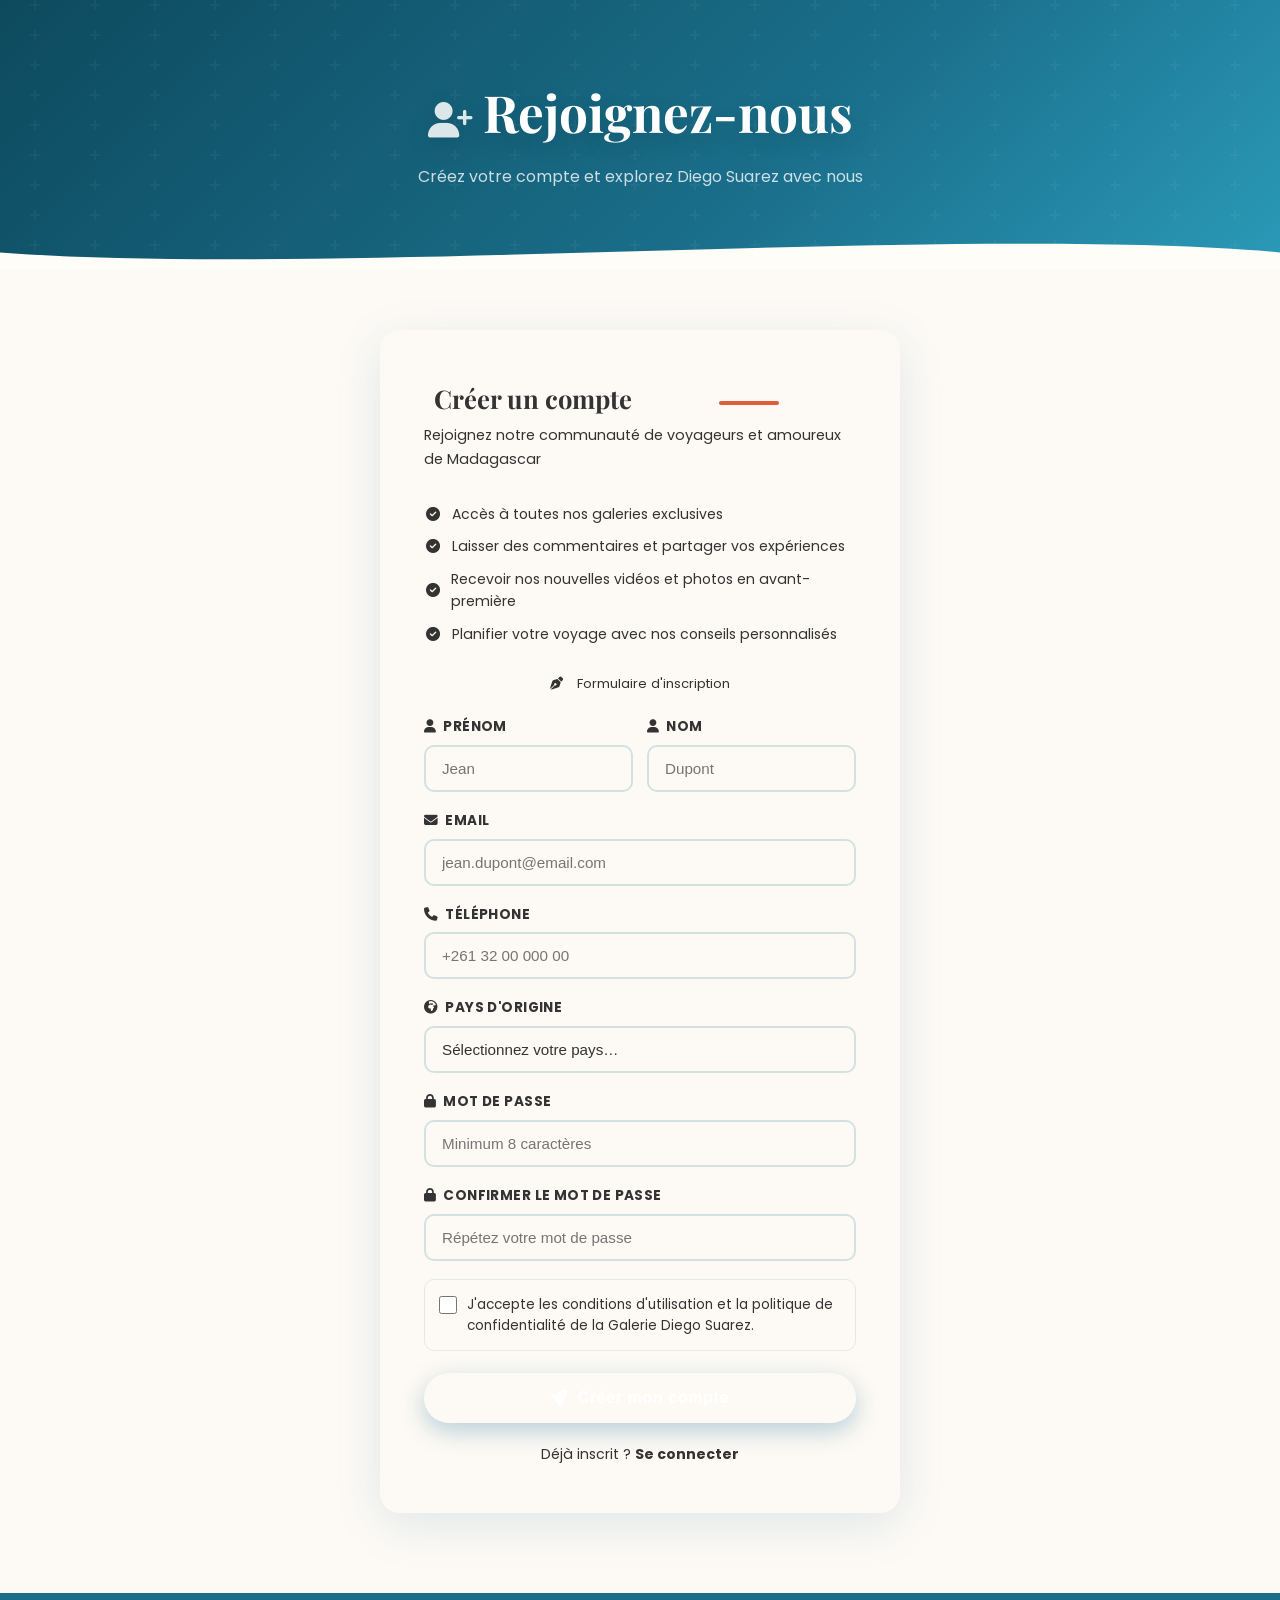
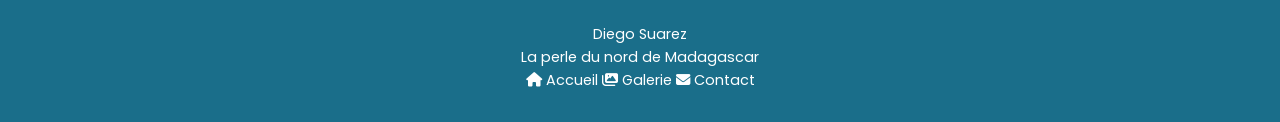
<file: 2-insciption.html>
<!DOCTYPE html>
<html lang="fr">
<head>
  <meta charset="UTF-8">
  <meta name="viewport" content="width=device-width, initial-scale=1.0">
  <title>Inscription — Diego Suarez</title>
  <link rel="stylesheet" href="style.css">
  <link rel="stylesheet" href="https://cdnjs.cloudflare.com/ajax/libs/font-awesome/6.5.1/css/all.min.css">
  <style>
    .inscription-wrap {
      min-height: 100vh;
      display: flex;
      flex-direction: column;
    }
    .insc-hero {
      background: linear-gradient(135deg, #0d4a5e 0%, #1a6e8a 60%, #2a9ab8 100%);
      padding: 72px 24px 80px;
      text-align: center;
      position: relative;
      overflow: hidden;
    }
    .insc-hero::before {
      content: '';
      position: absolute;
      inset: 0;
      background: url("data:image/svg+xml,%3Csvg width='60' height='60' viewBox='0 0 60 60' xmlns='http://www.w3.org/2000/svg'%3E%3Cg fill='none'%3E%3Cg fill='%23ffffff' fill-opacity='0.04'%3E%3Cpath d='M36 34v-4h-2v4h-4v2h4v4h2v-4h4v-2h-4zm0-30V0h-2v4h-4v2h4v4h2V6h4V4h-4z'/%3E%3C/g%3E%3C/g%3E%3C/svg%3E");
    }
    .insc-hero h1 {
      font-family: 'Playfair Display', serif;
      font-size: clamp(2rem, 5vw, 3.2rem);
      color: #fff;
      margin-bottom: 10px;
      position: relative;
    }
    .insc-hero p {
      color: rgba(255,255,255,0.78);
      font-size: 1rem;
      position: relative;
    }
    .insc-hero .wave {
      position: absolute;
      bottom: -2px; left: 0; right: 0;
    }
    .insc-body {
      flex: 1;
      display: flex;
      align-items: flex-start;
      justify-content: center;
      padding: 60px 24px 80px;
      background: var(--white);
    }
    .insc-card {
      background: var(--white);
      border-radius: 20px;
      box-shadow: 0 12px 48px rgba(26,110,138,0.13);
      border: 1.5px solid var(--sand);
      padding: 48px 44px;
      width: 100%;
      max-width: 520px;
    }
    .insc-card h2 {
      font-family: 'Playfair Display', serif;
      font-size: 1.6rem;
      color: var(--ocean);
      margin-bottom: 6px;
      display: flex;
      align-items: center;
      gap: 10px;
    }
    .insc-card .sub {
      color: var(--text-soft);
      font-size: 0.9rem;
      margin-bottom: 32px;
    }
    .form-field {
      margin-bottom: 18px;
    }
    .form-field label {
      display: flex;
      align-items: center;
      gap: 7px;
      font-size: 0.85rem;
      font-weight: 700;
      color: var(--ocean);
      margin-bottom: 7px;
      letter-spacing: 0.03em;
      text-transform: uppercase;
    }
    .form-field input,
    .form-field select,
    .form-field textarea {
      width: 100%;
      padding: 13px 16px;
      border: 2px solid rgba(26,110,138,0.18);
      border-radius: 10px;
      font-family: 'Nunito', sans-serif;
      font-size: 0.95rem;
      background: var(--white);
      color: var(--text);
      transition: border-color 0.3s, box-shadow 0.3s;
      appearance: none;
    }
    .form-field input:focus,
    .form-field select:focus,
    .form-field textarea:focus {
      outline: none;
      border-color: var(--ocean);
      box-shadow: 0 0 0 4px rgba(26,110,138,0.1);
    }
    .form-field textarea { min-height: 90px; resize: vertical; }
    .form-row-2 {
      display: grid;
      grid-template-columns: 1fr 1fr;
      gap: 14px;
    }
    .divider {
      display: flex;
      align-items: center;
      gap: 14px;
      margin: 22px 0;
      color: var(--text-soft);
      font-size: 0.82rem;
    }
    .divider::before, .divider::after {
      content: '';
      flex: 1;
      height: 1px;
      background: var(--sand);
    }
    .checkbox-group {
      display: flex;
      align-items: flex-start;
      gap: 10px;
      background: var(--ocean-pale);
      border-radius: 10px;
      padding: 14px;
      border: 1px solid rgba(26,110,138,0.12);
      margin-bottom: 22px;
    }
    .checkbox-group input[type="checkbox"] {
      width: 18px; height: 18px;
      margin-top: 2px;
      flex-shrink: 0;
      accent-color: var(--ocean);
      cursor: pointer;
    }
    .checkbox-group label {
      font-size: 0.85rem;
      color: var(--text-soft);
      cursor: pointer;
      line-height: 1.55;
    }
    .checkbox-group label a { color: var(--ocean); }
    .btn-inscription {
      width: 100%;
      display: flex;
      align-items: center;
      justify-content: center;
      gap: 10px;
      background: linear-gradient(135deg, var(--ocean), var(--ocean-light));
      color: #fff;
      border: none;
      font-family: 'Nunito', sans-serif;
      font-weight: 700;
      font-size: 1rem;
      padding: 16px;
      border-radius: 50px;
      cursor: pointer;
      transition: transform 0.3s, box-shadow 0.3s;
      box-shadow: 0 8px 24px rgba(26,110,138,0.3);
      letter-spacing: 0.04em;
    }
    .btn-inscription:hover {
      transform: translateY(-2px);
      box-shadow: 0 14px 36px rgba(26,110,138,0.42);
    }
    .login-link {
      text-align: center;
      margin-top: 20px;
      font-size: 0.88rem;
      color: var(--text-soft);
    }
    .login-link a { color: var(--ocean); font-weight: 700; text-decoration: none; }
    .benefits {
      display: flex;
      flex-direction: column;
      gap: 10px;
      margin-bottom: 28px;
    }
    .benefit-item {
      display: flex;
      align-items: center;
      gap: 10px;
      font-size: 0.88rem;
      color: var(--text-soft);
    }
    .benefit-item i {
      color: var(--green);
      width: 18px;
      text-align: center;
    }
    /* Succès */
    .success-msg {
      display: none;
      text-align: center;
      padding: 32px;
    }
    .success-msg i {
      font-size: 3.5rem;
      color: var(--green);
      display: block;
      margin-bottom: 16px;
      animation: bounceIn 0.6s cubic-bezier(0.34,1.56,0.64,1);
    }
    .success-msg h3 {
      font-family: 'Playfair Display', serif;
      font-size: 1.5rem;
      color: var(--ocean);
      margin-bottom: 8px;
    }
    @keyframes bounceIn {
      from { transform: scale(0.4); opacity: 0; }
      to   { transform: scale(1);   opacity: 1; }
    }
    @media(max-width:520px) {
      .insc-card { padding: 28px 20px; }
      .form-row-2 { grid-template-columns: 1fr; }
    }
  </style>
</head>
<body class="inscription-wrap">

<!-- Hero -->
<div class="insc-hero">
  <h1><i class="fa-solid fa-user-plus" style="font-size:0.7em;margin-right:10px;opacity:0.85;"></i>Rejoignez-nous</h1>
  <p>Créez votre compte et explorez Diego Suarez avec nous</p>
  <svg class="wave" viewBox="0 0 1440 54" xmlns="http://www.w3.org/2000/svg" preserveAspectRatio="none">
    <path d="M0,32 C360,60 1080,0 1440,32 L1440,54 L0,54 Z" fill="#fffdf8"/>
  </svg>
</div>

<!-- Corps -->
<div class="insc-body">
  <div class="insc-card">

    <!-- Avantages -->
    <h2><i class="fa-solid fa-sparkles"></i> Créer un compte</h2>
    <p class="sub">Rejoignez notre communauté de voyageurs et amoureux de Madagascar</p>

    <div class="benefits">
      <div class="benefit-item"><i class="fa-solid fa-check-circle"></i> Accès à toutes nos galeries exclusives</div>
      <div class="benefit-item"><i class="fa-solid fa-check-circle"></i> Laisser des commentaires et partager vos expériences</div>
      <div class="benefit-item"><i class="fa-solid fa-check-circle"></i> Recevoir nos nouvelles vidéos et photos en avant-première</div>
      <div class="benefit-item"><i class="fa-solid fa-check-circle"></i> Planifier votre voyage avec nos conseils personnalisés</div>
    </div>

    <div class="divider"><i class="fa-solid fa-pen-nib"></i> Formulaire d'inscription</div>

    <!-- Formulaire -->
    <form id="inscriptionForm">

      <div class="form-row-2">
        <div class="form-field">
          <label><i class="fa-solid fa-user"></i> Prénom</label>
          <input type="text" placeholder="Jean" required>
        </div>
        <div class="form-field">
          <label><i class="fa-solid fa-user"></i> Nom</label>
          <input type="text" placeholder="Dupont" required>
        </div>
      </div>

      <div class="form-field">
        <label><i class="fa-solid fa-envelope"></i> Email</label>
        <input type="email" placeholder="jean.dupont@email.com" required>
      </div>

      <div class="form-field">
        <label><i class="fa-solid fa-phone"></i> Téléphone</label>
        <input type="tel" placeholder="+261 32 00 000 00">
      </div>

      <div class="form-field">
        <label><i class="fa-solid fa-earth-africa"></i> Pays d'origine</label>
        <select>
          <option value="">Sélectionnez votre pays…</option>
          <option value="mg">🇲🇬 Madagascar</option>
          <option value="fr">🇫🇷 France</option>
          <option value="re">🇷🇪 La Réunion</option>
          <option value="mu">🇲🇺 Maurice</option>
          <option value="ch">🇨🇭 Suisse</option>
          <option value="be">🇧🇪 Belgique</option>
          <option value="other">🌍 Autre</option>
        </select>
      </div>

      <div class="form-field">
        <label><i class="fa-solid fa-lock"></i> Mot de passe</label>
        <input type="password" placeholder="Minimum 8 caractères" required minlength="8">
      </div>

      <div class="form-field">
        <label><i class="fa-solid fa-lock"></i> Confirmer le mot de passe</label>
        <input type="password" placeholder="Répétez votre mot de passe" required minlength="8" id="confirmPwd">
      </div>

      <div class="checkbox-group">
        <input type="checkbox" id="cgv" required>
        <label for="cgv">
          J'accepte les <a href="#">conditions d'utilisation</a> et la
          <a href="#">politique de confidentialité</a> de la Galerie Diego Suarez.
        </label>
      </div>

      <button type="submit" class="btn-inscription">
        <i class="fa-solid fa-rocket"></i> Créer mon compte
      </button>

      <div class="login-link">
        Déjà inscrit ? <a href="#">Se connecter</a>
      </div>

    </form>

    <!-- Message succès -->
    <div class="success-msg" id="successMsg">
      <i class="fa-solid fa-circle-check"></i>
      <h3>Bienvenue à Diego Suarez !</h3>
      <p style="color:var(--text-soft);font-size:0.92rem;margin-bottom:24px;">
        Votre compte a été créé avec succès. Explorez maintenant toutes nos galeries !
      </p>
      <a href="1-index.html" class="btn-cta">
        <i class="fa-solid fa-compass"></i> Commencer l'exploration
      </a>
    </div>

  </div>
</div>

<!-- Footer -->
<footer class="footer">
  <div class="footer-logo">Diego Suarez</div>
  <p>La perle du nord de Madagascar</p>
  <div class="footer-links">
    <a href="index.html"><i class="fa-solid fa-house"></i> Accueil</a>
    <a href="index.html#galerie"><i class="fa-solid fa-images"></i> Galerie</a>
    <a href="index.html#contact"><i class="fa-solid fa-envelope"></i> Contact</a>
  </div>
</footer>

<script>
document.getElementById('inscriptionForm').addEventListener('submit', function(e) {
  e.preventDefault();
  const pwd = this.querySelector('input[type="password"]').value;
  const confirm = document.getElementById('confirmPwd').value;
  if (pwd !== confirm) {
    document.getElementById('confirmPwd').style.borderColor = 'var(--coral)';
    document.getElementById('confirmPwd').style.boxShadow = '0 0 0 4px rgba(224,92,58,0.12)';
    document.getElementById('confirmPwd').placeholder = '⚠️ Les mots de passe ne correspondent pas';
    return;
  }
  this.style.display = 'none';
  const msg = document.getElementById('successMsg');
  msg.style.display = 'block';
  msg.scrollIntoView({ behavior: 'smooth', block: 'center' });
});

// Scroll animation entrée card
window.addEventListener('load', () => {
  const card = document.querySelector('.insc-card');
  card.style.opacity = '0';
  card.style.transform = 'translateY(32px)';
  card.style.transition = 'opacity 0.6s ease, transform 0.6s ease';
  setTimeout(() => {
    card.style.opacity = '1';
    card.style.transform = 'translateY(0)';
  }, 100);
});
</script>
</body>
</html>
</file>
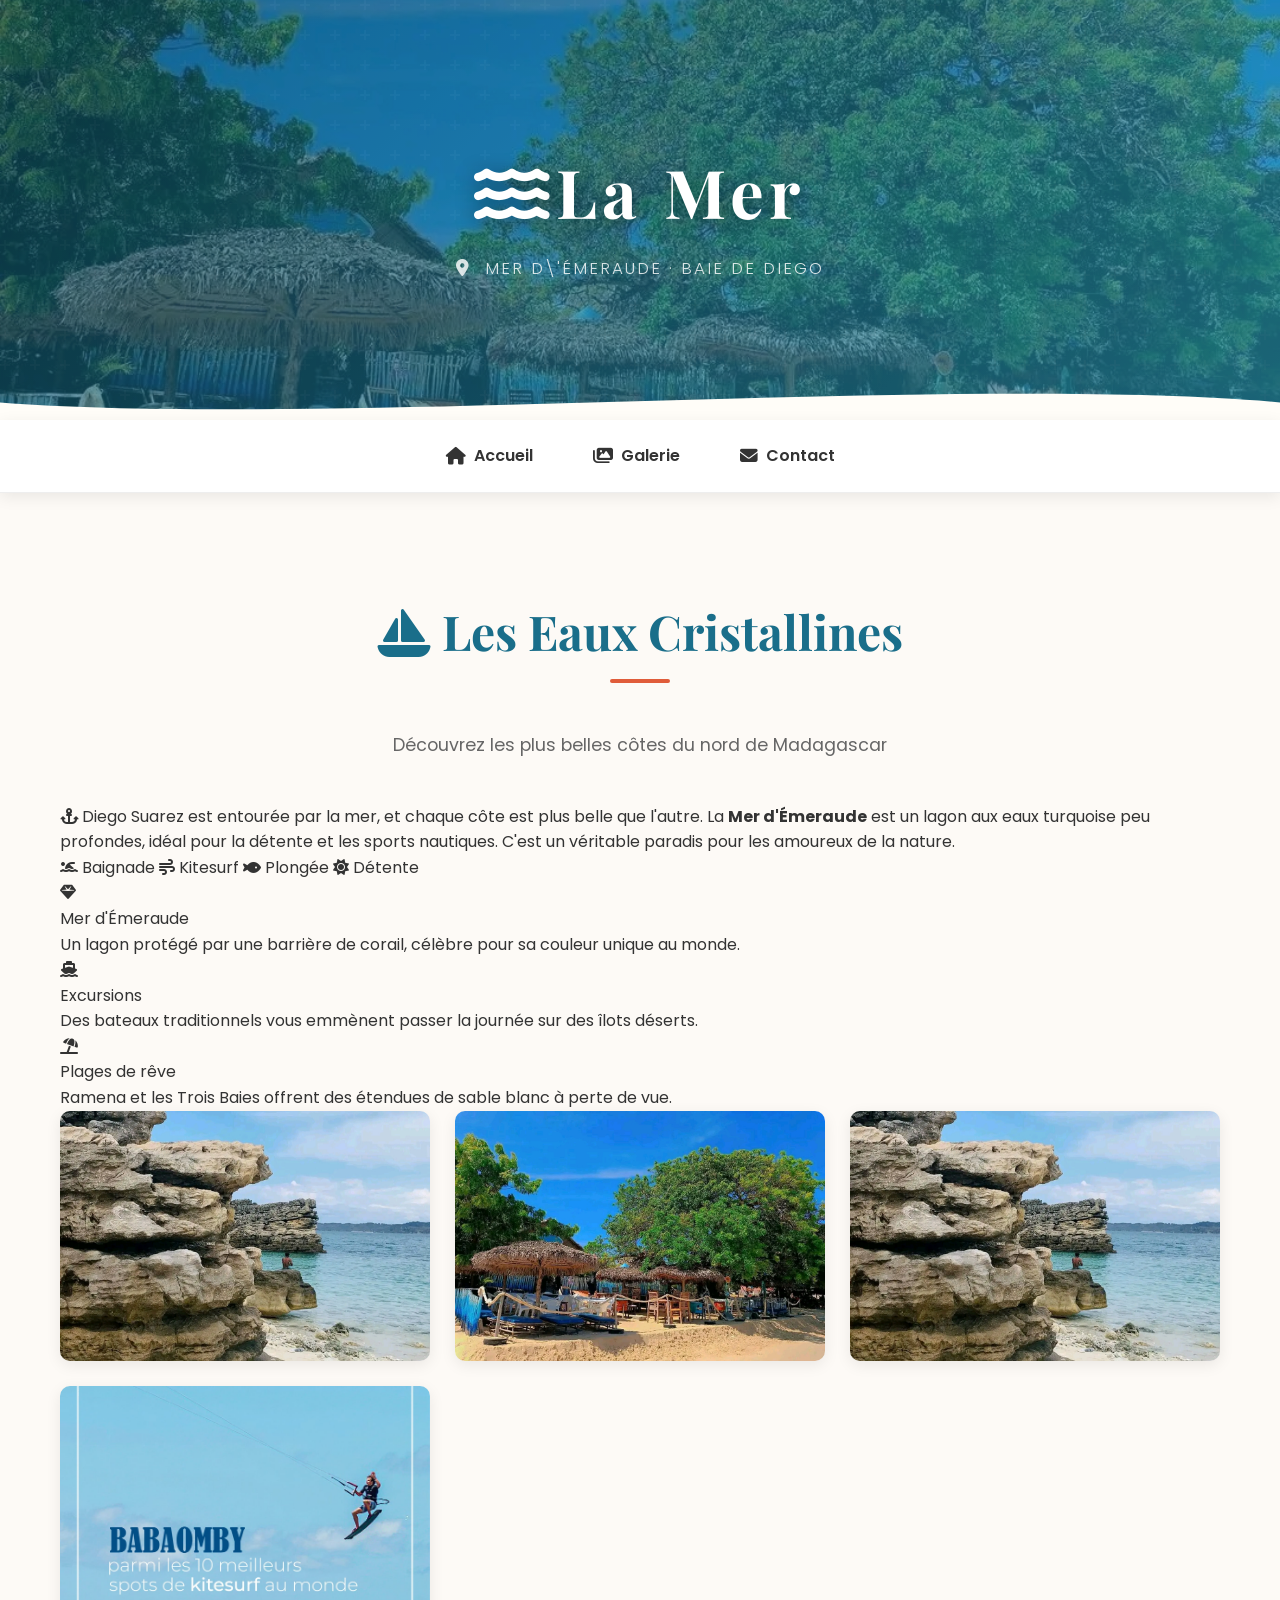
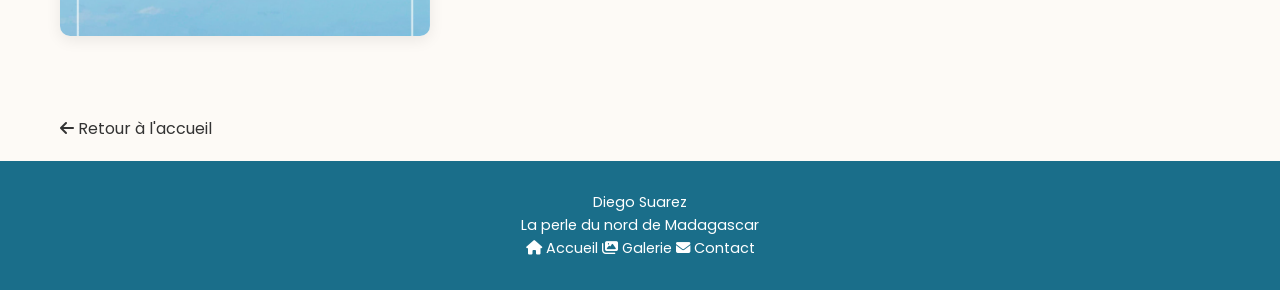
<file: G-mer.html>
<!DOCTYPE html>
<html lang="fr">
<head>
  <meta charset="UTF-8">
  <meta name="viewport" content="width=device-width, initial-scale=1.0">
  <title>La Mer — Diego Suarez</title>
  <link rel="stylesheet" href="style.css">
  <link rel="icon" href="photo/logo.png" type="image/png">
  <link rel="stylesheet" href="https://cdnjs.cloudflare.com/ajax/libs/font-awesome/6.5.1/css/all.min.css">
</head>
<body>

<header class="header-page-mer">
  <div class="header-bg" style="background-image: url('photo/Mer/ramena.jpg');"></div>
  <!-- <div class="header-overlay"></div> -->
  <div class="header-content">
    <h1><i class="fa-solid fa-water"></i>La Mer</h1>
    <p class="header-sub"><i class="fa-solid fa-location-dot"></i>&nbsp; Mer d\'Émeraude · Baie de Diego</p>
  </div>
  <svg class="wave" viewBox="0 0 1440 54" xmlns="http://www.w3.org/2000/svg" preserveAspectRatio="none">
    <path d="M0,32 C360,60 1080,0 1440,32 L1440,54 L0,54 Z" fill="#fffdf8"/>
  </svg>
</header>

<nav class="navbar">
  <a href="index.html"><i class="fa-solid fa-house"></i> Accueil</a>
  <a href="index.html#galerie"><i class="fa-solid fa-images"></i> Galerie</a>
  <a href="index.html#contact"><i class="fa-solid fa-envelope"></i> Contact</a>
</nav>

<main class="container">
  <section>
    <h2><i class="fa-solid fa-sailboat"></i> Les Eaux Cristallines</h2>
    <p class="section-subtitle">Découvrez les plus belles côtes du nord de Madagascar</p>

    <div class="info-box-ocean">
      <p>
        <i class="fa-solid fa-anchor"></i>
        Diego Suarez est entourée par la mer, et chaque côte est plus belle que l'autre.
         La <strong>Mer d'Émeraude</strong> est un lagon aux eaux turquoise peu profondes,
          idéal pour la détente et les sports nautiques. C'est un véritable paradis pour les amoureux de la nature.
      </p>
      <div class="badge-container">
        <span class="badge badge-ocean"><i class="fa-solid fa-swimmer"></i> Baignade</span>
        <span class="badge badge-ocean"><i class="fa-solid fa-wind"></i> Kitesurf</span>
        <span class="badge badge-ocean"><i class="fa-solid fa-fish"></i> Plongée</span>
        <span class="badge badge-ocean"><i class="fa-solid fa-sun"></i> Détente</span>
      </div>
    </div>

    <div class="fact-grid">
      <div class="fact-card card-ocean">
        <i class="fa-solid fa-gem"></i>
        <div class="fact-title">Mer d'Émeraude</div>
        <p>Un lagon protégé par une barrière de corail, célèbre pour sa couleur unique au monde.</p>
      </div>
      <div class="fact-card card-ocean">
        <i class="fa-solid fa-ship"></i>
        <div class="fact-title">Excursions</div>
        <p>Des bateaux traditionnels vous emmènent passer la journée sur des îlots déserts.</p>
      </div>
      <div class="fact-card card-ocean">
        <i class="fa-solid fa-umbrella-beach"></i>
        <div class="fact-title">Plages de rêve</div>
        <p>Ramena et les Trois Baies offrent des étendues de sable blanc à perte de vue.</p>
      </div>
    </div>

    <div class="gallery-grid">
      <div class="gallery-item" data-type="image" data-full-src="photo/Mer/baie-de-Sakalava.jpg">
        <img src="photo/Mer/baie-de-Sakalava.jpg" alt="Mer d\'Émeraude">
        <div class="item-overlay"><span><i class="fa-solid fa-expand"></i> Mer d'Émeraude</span></div>
      </div>
      <div class="gallery-item" data-type="image" data-full-src="photo/Mer/ramena.jpg">
        <img src="photo/Mer/ramena.jpg" alt="Plage de Ramena">
        <div class="item-overlay"><span><i class="fa-solid fa-expand"></i> Plage de Ramena</span></div>
      </div>
      <div class="gallery-item" data-type="image" data-full-src="photo/Mer/baie-de-Sakalava.jpg">
        <img src="photo/Mer/baie-de-Sakalava.jpg" alt="Baie de Diego">
        <div class="item-overlay"><span><i class="fa-solid fa-expand"></i> Baie de Diego</span></div>
      </div>
      <div class="gallery-item" data-type="image" data-full-src="photo/Mer/kitesurf.jpg">
        <img src="photo/Mer/kitesurf.jpg" alt="Kitesurf à Diego">
        <div class="item-overlay"><span><i class="fa-solid fa-expand"></i> Kitesurf</span></div>
      </div>
    </div>
  </section>

  <a href="index.html" class="back-btn"><i class="fa-solid fa-arrow-left"></i> Retour à l'accueil</a>
</main>

<footer class="footer">
  <div class="footer-logo">Diego Suarez</div>
  <p>La perle du nord de Madagascar</p>
  <div class="footer-links">
    <a href="index.html"><i class="fa-solid fa-house"></i> Accueil</a>
    <a href="index.html#galerie"><i class="fa-solid fa-images"></i> Galerie</a>
    <a href="index.html#contact"><i class="fa-solid fa-envelope"></i> Contact</a>
  </div>
</footer>

<!-- <div id="lightbox" class="lightbox">
  <button class="lb-close" id="closeButton"><i class="fa-solid fa-xmark"></i></button>
  <button class="lb-nav lb-prev" id="lbPrev"><i class="fa-solid fa-chevron-left"></i></button>
  <button class="lb-nav lb-next" id="lbNext"><i class="fa-solid fa-chevron-right"></i></button>
  <div class="lightbox-inner-content">
    <img class="lightbox-content" id="lbMainImg" src="" alt="">
    <div id="lbCounter"></div>
    <div id="lbThumbs" class="lb-thumbs"></div>
  </div>
</div> -->

<script src="script.js"></script>
</body>
</html>
</file>
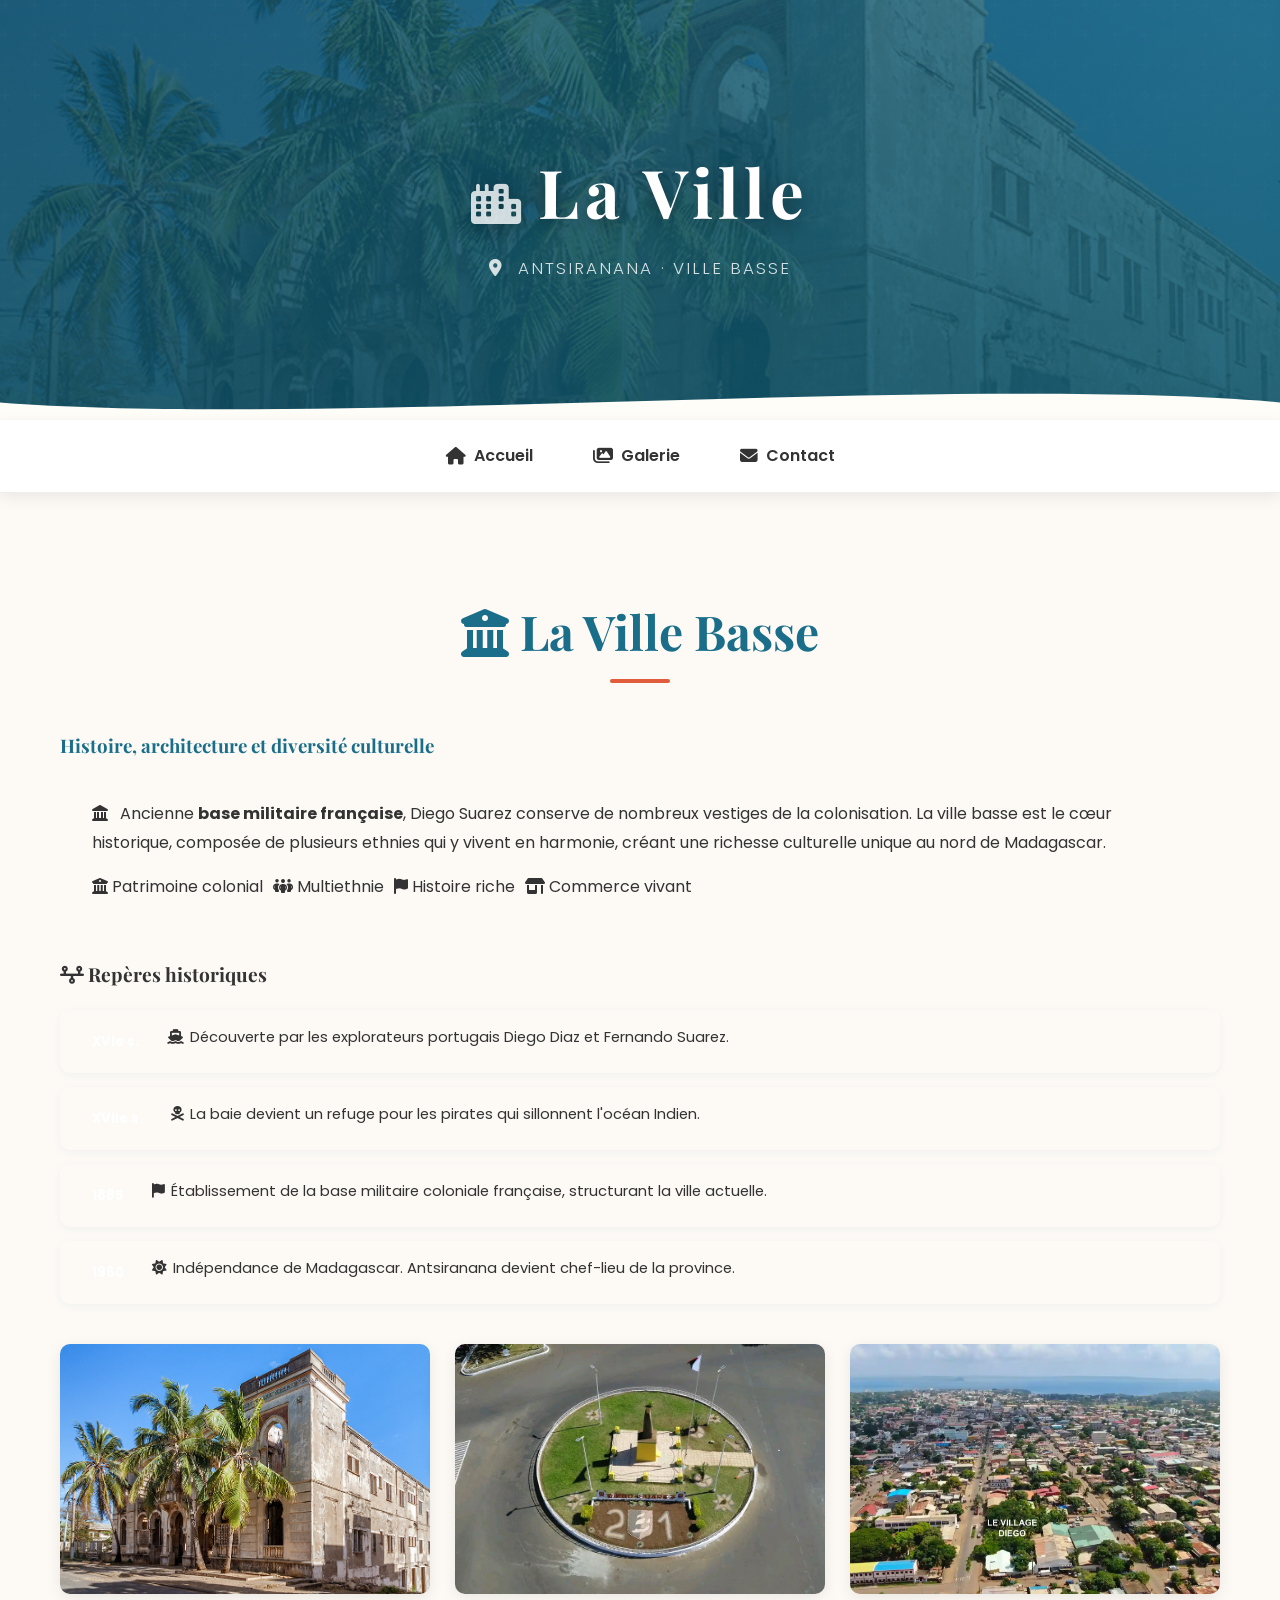
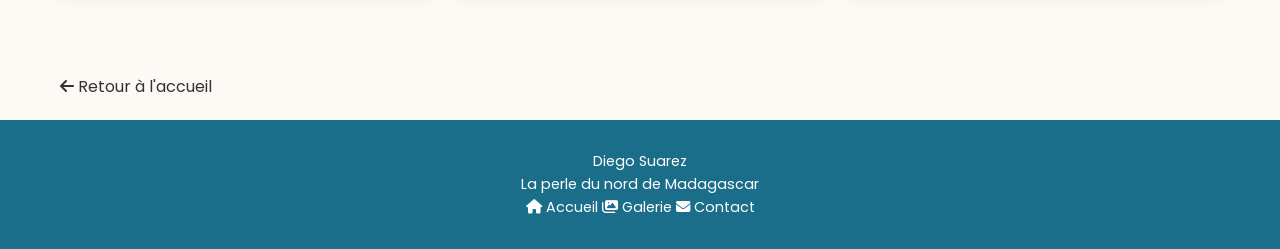
<file: G-Ville basse.html>
<!DOCTYPE html>
<html lang="fr">
<head>
  <meta charset="UTF-8">
  <meta name="viewport" content="width=device-width, initial-scale=1.0">
  <title>La Ville — Diego Suarez</title>
  <link rel="stylesheet" href="style.css">
  <link rel="icon" href="photo/logo.png" type="image/png">
  <link rel="stylesheet" href="https://cdnjs.cloudflare.com/ajax/libs/font-awesome/6.5.1/css/all.min.css">
</head>
<body>

<header>
  <div class="header-bg" style="background-image: url('photo/Ville/1-Hotel-de-la-Marine.jpg');"></div>
  <div class="header-overlay"></div>
  <div class="header-content">
    <h1><i class="fa-solid fa-city" style="font-size:0.6em;opacity:0.8;margin-right:12px;"></i>La Ville</h1>
    <p class="header-sub"><i class="fa-solid fa-location-dot"></i>&nbsp; Antsiranana · Ville Basse</p>
  </div>
  <svg class="wave" viewBox="0 0 1440 54" xmlns="http://www.w3.org/2000/svg" preserveAspectRatio="none">
    <path d="M0,32 C360,60 1080,0 1440,32 L1440,54 L0,54 Z" fill="#fffdf8"/>
  </svg>
</header>

<nav class="navbar">
  <a href="index.html"><i class="fa-solid fa-house"></i> Accueil</a>
  <a href="index.html#galerie"><i class="fa-solid fa-images"></i> Galerie</a>
  <a href="index.html#contact"><i class="fa-solid fa-envelope"></i> Contact</a>
</nav>

<main class="container">
  <section>
    <h2><i class="fa-solid fa-building-columns"></i> La Ville Basse</h2>
    <h3>Histoire, architecture et diversité culturelle</h3>

    <div style="background:linear-gradient(135deg,var(--ocean-pale),#d8f0f7);border-radius:var(--radius);padding:28px 32px;margin-bottom:32px;border-left:5px solid var(--ocean);">
      <p style="color:var(--text);font-size:1rem;line-height:1.85;">
        <i class="fa-solid fa-landmark" style="color:var(--ocean);margin-right:8px;"></i>
        Ancienne <strong>base militaire française</strong>, Diego Suarez conserve de nombreux vestiges de la colonisation.
        La ville basse est le cœur historique, composée de plusieurs ethnies qui y vivent en harmonie,
        créant une richesse culturelle unique au nord de Madagascar.
      </p>
      <div style="display:flex;flex-wrap:wrap;gap:10px;margin-top:16px;">
        <span class="badge"><i class="fa-solid fa-building-columns"></i> Patrimoine colonial</span>
        <span class="badge"><i class="fa-solid fa-people-group"></i> Multiethnie</span>
        <span class="badge"><i class="fa-solid fa-flag"></i> Histoire riche</span>
        <span class="badge"><i class="fa-solid fa-shop"></i> Commerce vivant</span>
      </div>
    </div>

    <!-- Timeline histoire -->
    <div style="margin-bottom:40px;">
      <h3 style="font-family:'Playfair Display',serif;color:var(--ocean);font-size:1.2rem;margin-bottom:20px;padding-left:0;">
        <i class="fa-solid fa-timeline"></i> Repères historiques
      </h3>
      <div style="display:flex;flex-direction:column;gap:14px;">
        <div style="display:flex;gap:16px;align-items:flex-start;background:var(--white);border-radius:10px;padding:16px 20px;border:1.5px solid var(--sand);box-shadow:0 2px 8px rgba(26,110,138,0.06);">
          <span style="background:var(--ocean);color:#fff;font-weight:700;font-size:0.82rem;padding:5px 12px;border-radius:50px;white-space:nowrap;flex-shrink:0;">XVIe s.</span>
          <p style="font-size:0.92rem;color:var(--text-soft);margin:0;"><i class="fa-solid fa-ship" style="color:var(--ocean);margin-right:6px;"></i>Découverte par les explorateurs portugais Diego Diaz et Fernando Suarez.</p>
        </div>
        <div style="display:flex;gap:16px;align-items:flex-start;background:var(--white);border-radius:10px;padding:16px 20px;border:1.5px solid var(--sand);box-shadow:0 2px 8px rgba(26,110,138,0.06);">
          <span style="background:var(--sand-dark);color:#fff;font-weight:700;font-size:0.82rem;padding:5px 12px;border-radius:50px;white-space:nowrap;flex-shrink:0;">XVIIe s.</span>
          <p style="font-size:0.92rem;color:var(--text-soft);margin:0;"><i class="fa-solid fa-skull-crossbones" style="color:var(--sand-dark);margin-right:6px;"></i>La baie devient un refuge pour les pirates qui sillonnent l'océan Indien.</p>
        </div>
        <div style="display:flex;gap:16px;align-items:flex-start;background:var(--white);border-radius:10px;padding:16px 20px;border:1.5px solid var(--sand);box-shadow:0 2px 8px rgba(26,110,138,0.06);">
          <span style="background:var(--green);color:#fff;font-weight:700;font-size:0.82rem;padding:5px 12px;border-radius:50px;white-space:nowrap;flex-shrink:0;">1885</span>
          <p style="font-size:0.92rem;color:var(--text-soft);margin:0;"><i class="fa-solid fa-flag" style="color:var(--green);margin-right:6px;"></i>Établissement de la base militaire coloniale française, structurant la ville actuelle.</p>
        </div>
        <div style="display:flex;gap:16px;align-items:flex-start;background:var(--white);border-radius:10px;padding:16px 20px;border:1.5px solid var(--sand);box-shadow:0 2px 8px rgba(26,110,138,0.06);">
          <span style="background:var(--coral);color:#fff;font-weight:700;font-size:0.82rem;padding:5px 12px;border-radius:50px;white-space:nowrap;flex-shrink:0;">1960</span>
          <p style="font-size:0.92rem;color:var(--text-soft);margin:0;"><i class="fa-solid fa-sun" style="color:var(--coral);margin-right:6px;"></i>Indépendance de Madagascar. Antsiranana devient chef-lieu de la province.</p>
        </div>
      </div>
    </div>

    <div class="gallery-grid">
      <div class="gallery-item" data-type="image" data-full-src="photo/Ville/1-Hotel-de-la-Marine.jpg">
        <img src="photo/Ville/1-Hotel-de-la-Marine.jpg" alt="Hôtel de la Marine">
        <div class="item-overlay"><span><i class="fa-solid fa-expand"></i> Hôtel de la Marine</span></div>
      </div>
      <div class="gallery-item" data-type="image" data-full-src="photo/Ville/embleme.jpg">
        <img src="photo/Ville/embleme.jpg" alt=" Embleme">
        <div class="item-overlay"><span><i class="fa-solid fa-expand"></i>Embleme</span></div>
      </div>
      <div class="gallery-item" data-type="image" data-full-src="photo/Ville/vue_aerienne_le_village.webp">
        <img src="photo/Ville/vue_aerienne_le_village.webp" alt="Vue de la ville">
        <div class="item-overlay"><span><i class="fa-solid fa-expand"></i> Vue de la ville</span></div>
      </div>
    </div>
  </section>

  <a href="1-index.html" class="back-btn"><i class="fa-solid fa-arrow-left"></i> Retour à l'accueil</a>
</main>

<footer class="footer">
  <div class="footer-logo">Diego Suarez</div>
  <p>La perle du nord de Madagascar</p>
  <div class="footer-links">
    <a href="index.html"><i class="fa-solid fa-house"></i> Accueil</a>
    <a href="index.html#galerie"><i class="fa-solid fa-images"></i> Galerie</a>
    <a href="index.html#contact"><i class="fa-solid fa-envelope"></i> Contact</a>
  </div>
</footer>

<!-- <div id="lightbox" class="lightbox">
  <button class="lb-close" id="closeButton"><i class="fa-solid fa-xmark"></i></button>
  <button class="lb-nav lb-prev" id="lbPrev"><i class="fa-solid fa-chevron-left"></i></button>
  <button class="lb-nav lb-next" id="lbNext"><i class="fa-solid fa-chevron-right"></i></button>
  <div style="display:flex;flex-direction:column;align-items:center;gap:14px;">
    <img class="lightbox-content" id="lbMainImg" src="" alt="">
    <div id="lbCounter" style="color:rgba(255,255,255,0.55);font-size:0.82rem;letter-spacing:1px;"></div>
    <div id="lbThumbs" class="lb-thumbs"></div>
  </div>
</div> -->

<style>
  .lb-nav{position:fixed;top:50%;transform:translateY(-50%);background:rgba(255,255,255,0.12);border:none;color:white;font-size:1.3rem;width:50px;height:50px;border-radius:50%;cursor:pointer;display:flex;align-items:center;justify-content:center;transition:background .25s,transform .25s;backdrop-filter:blur(4px);z-index:10001;}
  .lb-nav:hover{background:var(--ocean);transform:translateY(-50%) scale(1.1);}
  .lb-prev{left:18px;}.lb-next{right:18px;}
  .lb-thumbs{display:flex;gap:8px;overflow-x:auto;max-width:80vw;padding-bottom:4px;}
  .lb-thumbs img{width:50px;height:50px;object-fit:cover;border-radius:6px;cursor:pointer;opacity:0.45;border:2px solid transparent;transition:opacity .2s,border-color .2s;}
  .lb-thumbs img.active{opacity:1;border-color:var(--ocean-light);}
</style>
<script src="script.js"></script>
</body>
</html>
</file>
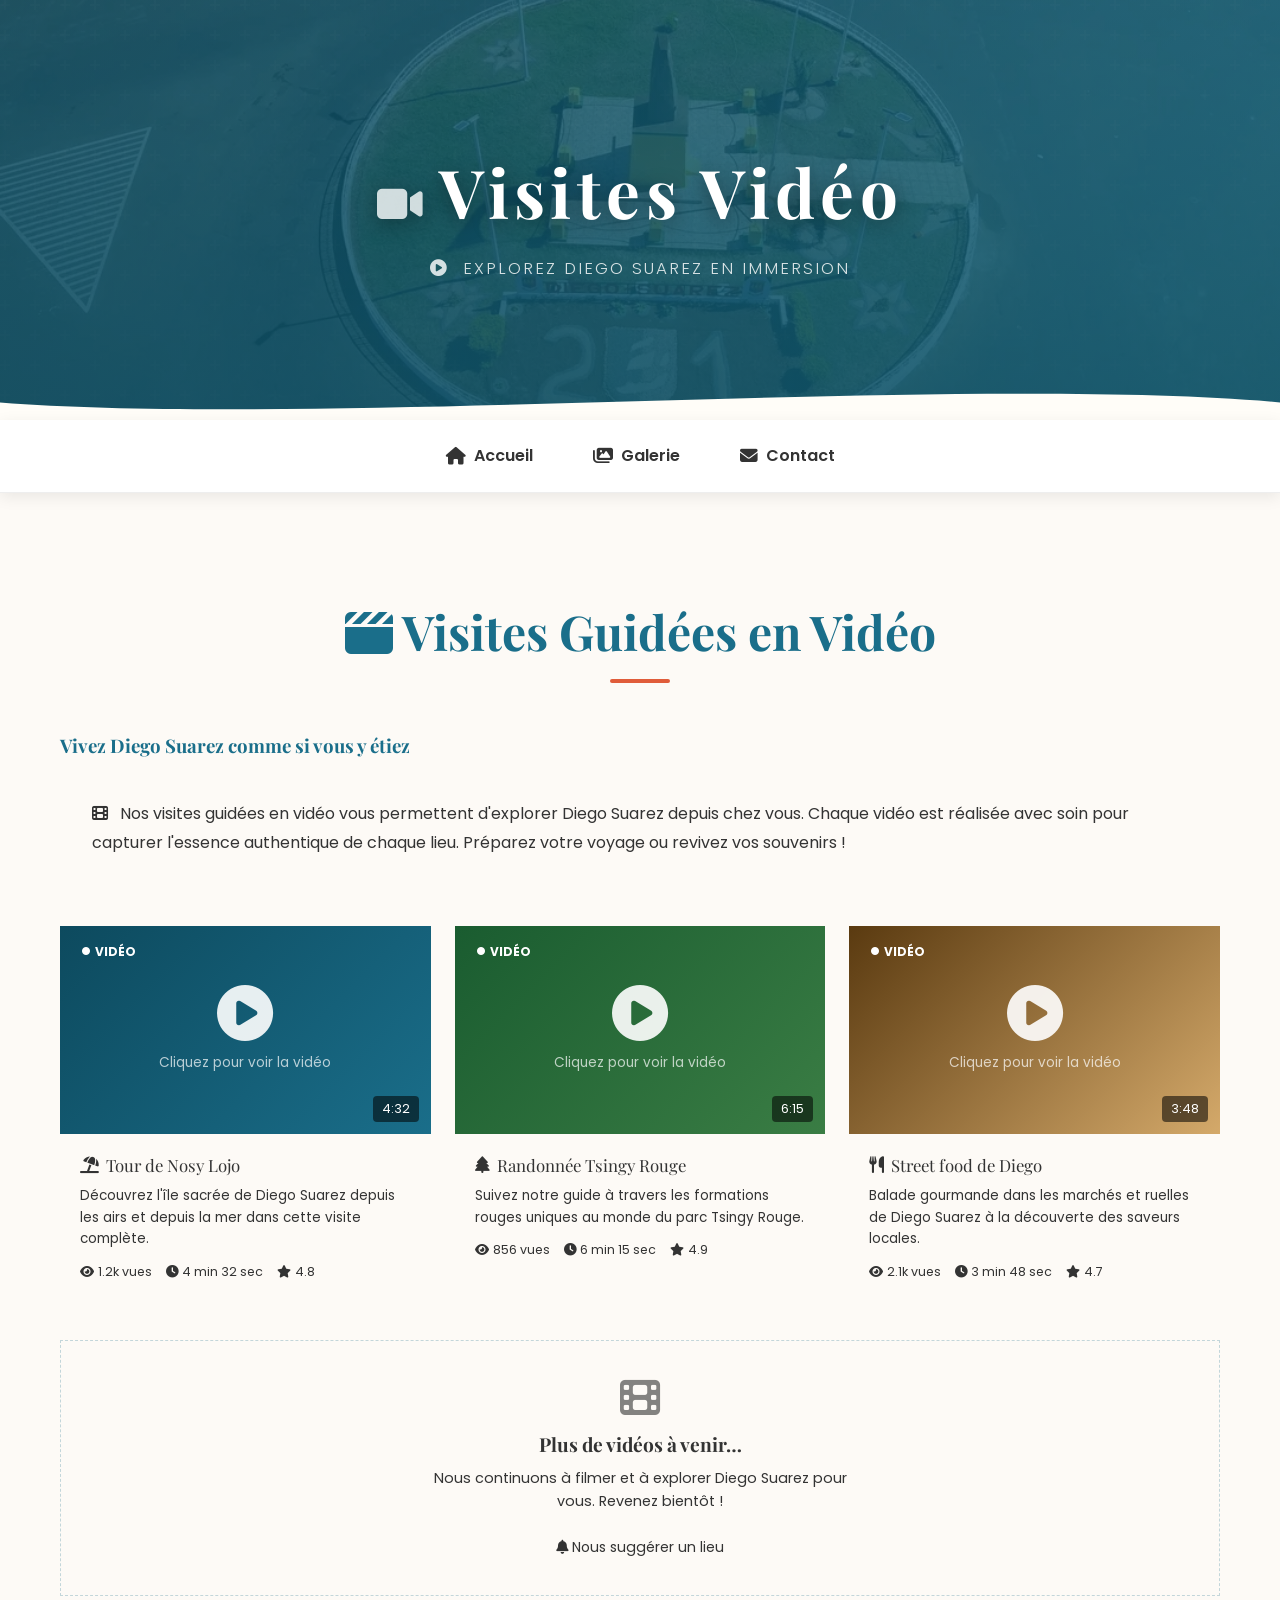
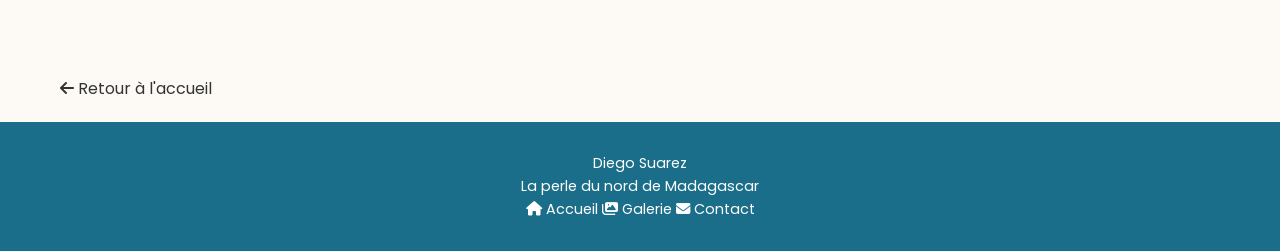
<file: S-video.html>
<!DOCTYPE html>
<html lang="fr">
<head>
  <meta charset="UTF-8">
  <meta name="viewport" content="width=device-width, initial-scale=1.0">
  <title>Visites Vidéo — Diego Suarez</title>
  <link rel="stylesheet" href="style.css">
  <link rel="stylesheet" href="https://cdnjs.cloudflare.com/ajax/libs/font-awesome/6.5.1/css/all.min.css">
</head>
<body>

<header>
  <div class="header-bg" style="background-image: url('photo/Ville/1749885660310.jpg');"></div>
  <div class="header-overlay"></div>
  <div class="header-content">
    <h1><i class="fa-solid fa-video" style="font-size:0.6em;opacity:0.8;margin-right:12px;"></i>Visites Vidéo</h1>
    <p class="header-sub"><i class="fa-solid fa-play-circle"></i>&nbsp; Explorez Diego Suarez en immersion</p>
  </div>
  <svg class="wave" viewBox="0 0 1440 54" xmlns="http://www.w3.org/2000/svg" preserveAspectRatio="none">
    <path d="M0,32 C360,60 1080,0 1440,32 L1440,54 L0,54 Z" fill="#fffdf8"/>
  </svg>
</header>

<nav class="navbar">
  <a href="index.html"><i class="fa-solid fa-house"></i> Accueil</a>
  <a href="index.html#galerie"><i class="fa-solid fa-images"></i> Galerie</a>
  <a href="index.html#contact"><i class="fa-solid fa-envelope"></i> Contact</a>
</nav>


<main class="container">
  <section>
    <h2><i class="fa-solid fa-clapperboard"></i> Visites Guidées en Vidéo</h2>
    <h3>Vivez Diego Suarez comme si vous y étiez</h3>

    <div style="background:linear-gradient(135deg,var(--ocean-pale),#d8f0f7);border-radius:var(--radius);padding:28px 32px;margin-bottom:40px;border-left:5px solid var(--ocean);">
      <p style="color:var(--text);font-size:1rem;line-height:1.85;">
        <i class="fa-solid fa-film" style="color:var(--ocean);margin-right:8px;"></i>
        Nos visites guidées en vidéo vous permettent d'explorer Diego Suarez depuis chez vous.
        Chaque vidéo est réalisée avec soin pour capturer l'essence authentique de chaque lieu.
        Préparez votre voyage ou revivez vos souvenirs !
      </p>
    </div>

    <!-- Vidéos placeholder (cards cliquables) -->
    <div style="display:grid;grid-template-columns:repeat(auto-fit,minmax(300px,1fr));gap:24px;margin-bottom:40px;">

      <!-- Vidéo 1 -->
      <div style="background:var(--white);border-radius:var(--radius);overflow:hidden;box-shadow:var(--shadow);border:1.5px solid var(--sand);transition:transform 0.3s,box-shadow 0.3s;" onmouseover="this.style.transform='translateY(-6px)';this.style.boxShadow='0 20px 50px rgba(26,110,138,0.2)'" onmouseout="this.style.transform='';this.style.boxShadow=''">
        <div style="position:relative;aspect-ratio:16/9;background:linear-gradient(135deg,#0d4a5e,#1a6e8a);display:flex;align-items:center;justify-content:center;cursor:pointer;">
          <div style="text-align:center;">
            <i class="fa-solid fa-circle-play" style="font-size:3.5rem;color:rgba(255,255,255,0.9);display:block;margin-bottom:8px;"></i>
            <span style="color:rgba(255,255,255,0.7);font-size:0.85rem;">Cliquez pour voir la vidéo</span>
          </div>
          <div style="position:absolute;top:12px;left:12px;background:var(--coral);color:#fff;font-size:0.75rem;font-weight:700;padding:4px 10px;border-radius:50px;display:flex;align-items:center;gap:5px;">
            <i class="fa-solid fa-circle" style="font-size:0.5rem;"></i> VIDÉO
          </div>
          <div style="position:absolute;bottom:12px;right:12px;background:rgba(0,0,0,0.55);color:#fff;font-size:0.78rem;padding:3px 9px;border-radius:4px;">4:32</div>
        </div>
        <div style="padding:18px 20px;">
          <div style="font-family:'Playfair Display',serif;font-size:1.05rem;color:var(--ocean);margin-bottom:6px;display:flex;align-items:center;gap:7px;">
            <i class="fa-solid fa-umbrella-beach"></i> Tour de Nosy Lojo
          </div>
          <p style="font-size:0.84rem;color:var(--text-soft);margin-bottom:12px;line-height:1.6;">Découvrez l'île sacrée de Diego Suarez depuis les airs et depuis la mer dans cette visite complète.</p>
          <div style="display:flex;align-items:center;gap:14px;font-size:0.78rem;color:var(--text-soft);">
            <span><i class="fa-solid fa-eye" style="color:var(--ocean);margin-right:4px;"></i>1.2k vues</span>
            <span><i class="fa-solid fa-clock" style="color:var(--ocean);margin-right:4px;"></i>4 min 32 sec</span>
            <span><i class="fa-solid fa-star" style="color:var(--sand-dark);margin-right:4px;"></i>4.8</span>
          </div>
        </div>
      </div>

      <!-- Vidéo 2 -->
      <div style="background:var(--white);border-radius:var(--radius);overflow:hidden;box-shadow:var(--shadow);border:1.5px solid var(--sand);transition:transform 0.3s,box-shadow 0.3s;" onmouseover="this.style.transform='translateY(-6px)';this.style.boxShadow='0 20px 50px rgba(26,110,138,0.2)'" onmouseout="this.style.transform='';this.style.boxShadow=''">
        <div style="position:relative;aspect-ratio:16/9;background:linear-gradient(135deg,#1a5c30,#3a7d44);display:flex;align-items:center;justify-content:center;cursor:pointer;">
          <div style="text-align:center;">
            <i class="fa-solid fa-circle-play" style="font-size:3.5rem;color:rgba(255,255,255,0.9);display:block;margin-bottom:8px;"></i>
            <span style="color:rgba(255,255,255,0.7);font-size:0.85rem;">Cliquez pour voir la vidéo</span>
          </div>
          <div style="position:absolute;top:12px;left:12px;background:var(--coral);color:#fff;font-size:0.75rem;font-weight:700;padding:4px 10px;border-radius:50px;display:flex;align-items:center;gap:5px;">
            <i class="fa-solid fa-circle" style="font-size:0.5rem;"></i> VIDÉO
          </div>
          <div style="position:absolute;bottom:12px;right:12px;background:rgba(0,0,0,0.55);color:#fff;font-size:0.78rem;padding:3px 9px;border-radius:4px;">6:15</div>
        </div>
        <div style="padding:18px 20px;">
          <div style="font-family:'Playfair Display',serif;font-size:1.05rem;color:var(--green);margin-bottom:6px;display:flex;align-items:center;gap:7px;">
            <i class="fa-solid fa-tree"></i> Randonnée Tsingy Rouge
          </div>
          <p style="font-size:0.84rem;color:var(--text-soft);margin-bottom:12px;line-height:1.6;">Suivez notre guide à travers les formations rouges uniques au monde du parc Tsingy Rouge.</p>
          <div style="display:flex;align-items:center;gap:14px;font-size:0.78rem;color:var(--text-soft);">
            <span><i class="fa-solid fa-eye" style="color:var(--green);margin-right:4px;"></i>856 vues</span>
            <span><i class="fa-solid fa-clock" style="color:var(--green);margin-right:4px;"></i>6 min 15 sec</span>
            <span><i class="fa-solid fa-star" style="color:var(--sand-dark);margin-right:4px;"></i>4.9</span>
          </div>
        </div>
      </div>

      <!-- Vidéo 3 -->
      <div style="background:var(--white);border-radius:var(--radius);overflow:hidden;box-shadow:var(--shadow);border:1.5px solid var(--sand);transition:transform 0.3s,box-shadow 0.3s;" onmouseover="this.style.transform='translateY(-6px)';this.style.boxShadow='0 20px 50px rgba(26,110,138,0.2)'" onmouseout="this.style.transform='';this.style.boxShadow=''">
        <div style="position:relative;aspect-ratio:16/9;background:linear-gradient(135deg,#5a3a10,#d4a96a);display:flex;align-items:center;justify-content:center;cursor:pointer;">
          <div style="text-align:center;">
            <i class="fa-solid fa-circle-play" style="font-size:3.5rem;color:rgba(255,255,255,0.9);display:block;margin-bottom:8px;"></i>
            <span style="color:rgba(255,255,255,0.7);font-size:0.85rem;">Cliquez pour voir la vidéo</span>
          </div>
          <div style="position:absolute;top:12px;left:12px;background:var(--coral);color:#fff;font-size:0.75rem;font-weight:700;padding:4px 10px;border-radius:50px;display:flex;align-items:center;gap:5px;">
            <i class="fa-solid fa-circle" style="font-size:0.5rem;"></i> VIDÉO
          </div>
          <div style="position:absolute;bottom:12px;right:12px;background:rgba(0,0,0,0.55);color:#fff;font-size:0.78rem;padding:3px 9px;border-radius:4px;">3:48</div>
        </div>
        <div style="padding:18px 20px;">
          <div style="font-family:'Playfair Display',serif;font-size:1.05rem;color:var(--sand-dark);margin-bottom:6px;display:flex;align-items:center;gap:7px;">
            <i class="fa-solid fa-utensils"></i> Street food de Diego
          </div>
          <p style="font-size:0.84rem;color:var(--text-soft);margin-bottom:12px;line-height:1.6;">Balade gourmande dans les marchés et ruelles de Diego Suarez à la découverte des saveurs locales.</p>
          <div style="display:flex;align-items:center;gap:14px;font-size:0.78rem;color:var(--text-soft);">
            <span><i class="fa-solid fa-eye" style="color:var(--sand-dark);margin-right:4px;"></i>2.1k vues</span>
            <span><i class="fa-solid fa-clock" style="color:var(--sand-dark);margin-right:4px;"></i>3 min 48 sec</span>
            <span><i class="fa-solid fa-star" style="color:var(--sand-dark);margin-right:4px;"></i>4.7</span>
          </div>
        </div>
      </div>

    </div>

    <!-- Bientôt disponible -->
    <div style="text-align:center;background:var(--ocean-pale);border-radius:var(--radius);padding:36px;border:1.5px dashed rgba(26,110,138,0.25);">
      <i class="fa-solid fa-film" style="font-size:2.5rem;color:var(--ocean);display:block;margin-bottom:12px;opacity:0.6;"></i>
      <h3 style="font-family:'Playfair Display',serif;color:var(--ocean);font-size:1.2rem;margin-bottom:8px;padding-left:0;">Plus de vidéos à venir…</h3>
      <p style="color:var(--text-soft);font-size:0.9rem;max-width:420px;margin:0 auto 20px;">
        Nous continuons à filmer et à explorer Diego Suarez pour vous. Revenez bientôt !
      </p>
      <a href="1-index.html#commentaires" class="btn-cta" style="font-size:0.88rem;padding:12px 26px;">
        <i class="fa-solid fa-bell"></i> Nous suggérer un lieu
      </a>
    </div>

  </section>

  <a href="1-index.html" class="back-btn"><i class="fa-solid fa-arrow-left"></i> Retour à l'accueil</a>
</main>

<footer class="footer">
  <div class="footer-logo">Diego Suarez</div>
  <p>La perle du nord de Madagascar</p>
  <div class="footer-links">
    <a href="index.html"><i class="fa-solid fa-house"></i> Accueil</a>
    <a href="index.html#galerie"><i class="fa-solid fa-images"></i> Galerie</a>
    <a href="index.html#contact"><i class="fa-solid fa-envelope"></i> Contact</a>
  </div>
</footer>

<script>
// Animation au scroll
const cards = document.querySelectorAll('[onmouseover]');
const obs = new IntersectionObserver(entries => {
  entries.forEach((e,i) => {
    if(e.isIntersecting){
      setTimeout(()=>{ e.target.style.opacity='1'; e.target.style.transform='translateY(0)'; }, i*120);
      obs.unobserve(e.target);
    }
  });
},{threshold:0.1});
cards.forEach(c=>{ c.style.opacity='0'; c.style.transform='translateY(28px)'; c.style.transition='opacity 0.5s ease, transform 0.5s ease, box-shadow 0.3s'; obs.observe(c); });
</script>
</body>
</html>
</file>
<file: style.css>
/* ============================================================
   GALERIE DIEGO SUAREZ — Style Tropical Chic
   Police : Poppins (corps) + Playfair Display (titres)
   Palette : Bleu Océan, Vert Tropical, Sable Doux, Corail
   ============================================================ */

@import url('https://fonts.googleapis.com/css2?family=Playfair+Display:wght@700&family=Poppins:wght@300;400;600&display=swap');

/* ─── VARIABLES ─────────────────────────────────────────────── */
:root {
  --color-primary: #1a6e8a; /* Bleu Océan */
  --color-secondary: #3a7d44; /* Vert Tropical */
  --color-accent: #e05c3a; /* Corail */
  --color-background: #fdfaf6; /* Sable Doux */
  --color-text: #333333;
  --color-text-light: #666666;
  --color-white: #ffffff;
  --shadow-light: 0 4px 15px rgba(0, 0, 0, 0.08);
  --shadow-medium: 0 8px 25px rgba(0, 0, 0, 0.15);
  --border-radius: 10px;
  --transition-speed: 0.3s ease;
}

/* ─── RESET & BASE ───────────────────────────────────────────── */
*,
*::before,
*::after {
  box-sizing: border-box;
  margin: 0;
  padding: 0;
}
/* ─── HEADER ─────────────────────────────────────────────────── */
header {
  position: relative;
  min-height: 420px;
  display: flex;
  flex-direction: column;
  align-items: center;
  justify-content: center;
  text-align: center;
  overflow: hidden;
  background: linear-gradient(135deg, #0d4a5e 0%, #1a6e8a 50%, #2a9ab8 100%);
}

header::before {
  content: '';
  position: absolute;
  inset: 0;
  background: url("data:image/svg+xml,%3Csvg width='60' height='60' viewBox='0 0 60 60' xmlns='http://www.w3.org/2000/svg'%3E%3Cg fill='none' fill-rule='evenodd'%3E%3Cg fill='%23ffffff' fill-opacity='0.04'%3E%3Cpath d='M36 34v-4h-2v4h-4v2h4v4h2v-4h4v-2h-4zm0-30V0h-2v4h-4v2h4v4h2V6h4V4h-4zM6 34v-4H4v4H0v2h4v4h2v-4h4v-2H6zM6 4V0H4v4H0v2h4v4h2V6h4V4H6z'/%3E%3C/g%3E%3C/g%3E%3C/svg%3E");
}

header .header-bg {
  position: absolute;
  inset: 0;
  background-size: cover;
  background-position: center;
  opacity: 0.35;
}

header .header-overlay {
  position: absolute;
  inset: 0;
  background: linear-gradient(to bottom, rgba(13,74,94,0.5) 0%, rgba(13,74,94,0.75) 100%);
}

header .header-content {
  position: relative;
  z-index: 2;
  padding: 40px 20px;
}

header h1 {
  font-family: 'Playfair Display', serif;
  font-size: clamp(2.4rem, 6vw, 4.2rem);
  color: #fff;
  letter-spacing: 0.08em;
  text-shadow: 0 4px 20px rgba(0,0,0,0.4);
  margin-bottom: 10px;
}

header .header-sub {
  color: rgba(255,255,255,0.82);
  font-size: 1.05rem;
  font-weight: 300;
  letter-spacing: 0.12em;
  text-transform: uppercase;
}

header .wave {
  position: absolute;
  bottom: -2px;
  left: 0; right: 0;
  z-index: 3;
}

body {
  font-family: 'Poppins', sans-serif;
  line-height: 1.6;
  color: var(--color-text);
  background-color: var(--color-background);
  -webkit-font-smoothing: antialiased;
  -moz-osx-font-smoothing: grayscale;
}

img {
  max-width: 100%;
  height: auto;
  display: block;
}

a {
  text-decoration: none;
  color: inherit;
}

/* ─── TYPOGRAPHY ─────────────────────────────────────────────── */
h1, h2, h3 {
  font-family: 'Playfair Display', serif;
  color: var(--color-primary);
  margin-bottom: 0.5em;
}

h1 {
  font-size: clamp(2.5rem, 6vw, 4.5rem);
  color: var(--color-white);
  text-shadow: var(--shadow-medium);
}

h2 {
  font-size: clamp(2rem, 4vw, 3rem);
  text-align: center;
  margin-bottom: 1em;
  position: relative;
}

h2::after {
  content: '';
  display: block;
  width: 60px;
  height: 4px;
  background-color: var(--color-accent);
  margin: 10px auto 0;
  border-radius: 2px;
}

.section-subtitle {
  text-align: center;
  color: var(--color-text-light);
  font-size: 1.1rem;
  margin-bottom: 2.5em;
}

/* ─── LAYOUT ─────────────────────────────────────────────────── */
.container {
  max-width: 1200px;
  margin: 0 auto;
  padding: 20px;
}

section {
  padding: 80px 0;
}

/* ─── HEADER (HERO) ──────────────────────────────────────────── */
.hero {
  background: linear-gradient(rgba(0, 0, 0, 0.5), rgba(0, 0, 0, 0.5)), url('https://via.placeholder.com/1920x800/1a6e8a/ffffff?text=Diego+Suarez+Hero') no-repeat center center/cover;
  min-height: 60vh;
  display: flex;
  align-items: center;
  justify-content: center;
  text-align: center;
  color: var(--color-white);
  position: relative;
}

.hero-content {
  z-index: 1;
}

.hero-content p {
  font-size: clamp(1.2rem, 2.5vw, 1.8rem);
  font-weight: 300;
  margin-top: 10px;
}

/* ─── NAVIGATION BAR ─────────────────────────────────────────── */
.navbar {
  background-color: var(--color-white);
  box-shadow: var(--shadow-light);
  padding: 15px 20px;
  display: flex;
  justify-content: center;
  gap: 30px;
  position: sticky;
  top: 0;
  z-index: 1000;
  border-bottom: 1px solid #eee;
}

.navbar a {
  font-weight: 600;
  font-size: 1rem;
  color: var(--color-text);
  padding: 8px 15px;
  border-radius: 5px;
  transition: var(--transition-speed);
  display: flex;
  align-items: center;
  gap: 8px;
}

.navbar a:hover {
  background-color: var(--color-primary);
  color: var(--color-white);
}

.navbar a i {
  font-size: 1.1em;
}

/* ─── GALLERY SECTION ────────────────────────────────────────── */
.gallery-grid {
  display: grid;
  grid-template-columns: repeat(auto-fit, minmax(300px, 1fr));
  gap: 25px;
}

.gallery-item {
  position: relative;
  overflow: hidden;
  border-radius: var(--border-radius);
  box-shadow: var(--shadow-light);
  transition: transform var(--transition-speed);
}

.gallery-item:hover {
  transform: translateY(-8px);
  box-shadow: var(--shadow-medium);
}

.gallery-item img {
  width: 100%;
  height: 250px; /* Hauteur fixe pour les images de la galerie */
  object-fit: cover;
  transition: transform 0.5s ease;
}

.gallery-item:hover img {
  transform: scale(1.05);
}

.item-overlay {
  position: absolute;
  bottom: 0;
  left: 0;
  right: 0;
  background: linear-gradient(to top, rgba(0, 0, 0, 0.7), rgba(0, 0, 0, 0));
  color: var(--color-white);
  padding: 20px;
  transform: translateY(100%);
  transition: transform var(--transition-speed);
}

.gallery-item:hover .item-overlay {
  transform: translateY(0);
}

.item-overlay h3 {
  color: var(--color-white);
  margin-bottom: 5px;
  font-size: 1.4rem;
}

.item-overlay p {
  font-size: 0.9rem;
  opacity: 0.9;
}

/* ─── ABOUT SECTION ──────────────────────────────────────────── */
.about-content {
  display: flex;
  flex-direction: column;
  align-items: center;
  gap: 30px;
  text-align: center;
}

.about-content .about-image {
  width: 100%;
  max-width: 500px;
  border-radius: var(--border-radius);
  box-shadow: var(--shadow-medium);
  border: 3px solid var(--color-primary);
}

.about-content p {
  font-size: 1.1rem;
  color: var(--color-text-light);
  max-width: 800px;
}

/* ─── CONTACT SECTION ────────────────────────────────────────── */
.contact-info {
  display: flex;
  flex-direction: column;
  align-items: center;
  gap: 15px;
  font-size: 1.1rem;
}

.contact-info p {
  display: flex;
  align-items: center;
  gap: 10px;
  color: var(--color-text);
}

.contact-info i {
  color: var(--color-primary);
  font-size: 1.3em;
}

/* ─── FOOTER ─────────────────────────────────────────────────── */
.footer {
  background-color: var(--color-primary);
  color: var(--color-white);
  text-align: center;
  padding: 30px 20px;
  font-size: 0.9rem;
}

/* ─── RESPONSIVE DESIGN ──────────────────────────────────────── */
@media (min-width: 768px) {
  .about-content {
    flex-direction: row;
    text-align: left;
  }

  .about-content .about-image {
    flex-shrink: 0;
    width: 40%;
  }

  .about-content p {
    text-align: left;
  }
}

@media (max-width: 767px) {
  .navbar {
    flex-wrap: wrap;
    gap: 10px;
  }

  .navbar a {
    flex-grow: 1;
    justify-content: center;
  }

  .gallery-grid {
    grid-template-columns: 1fr;
  }
}
</file>
